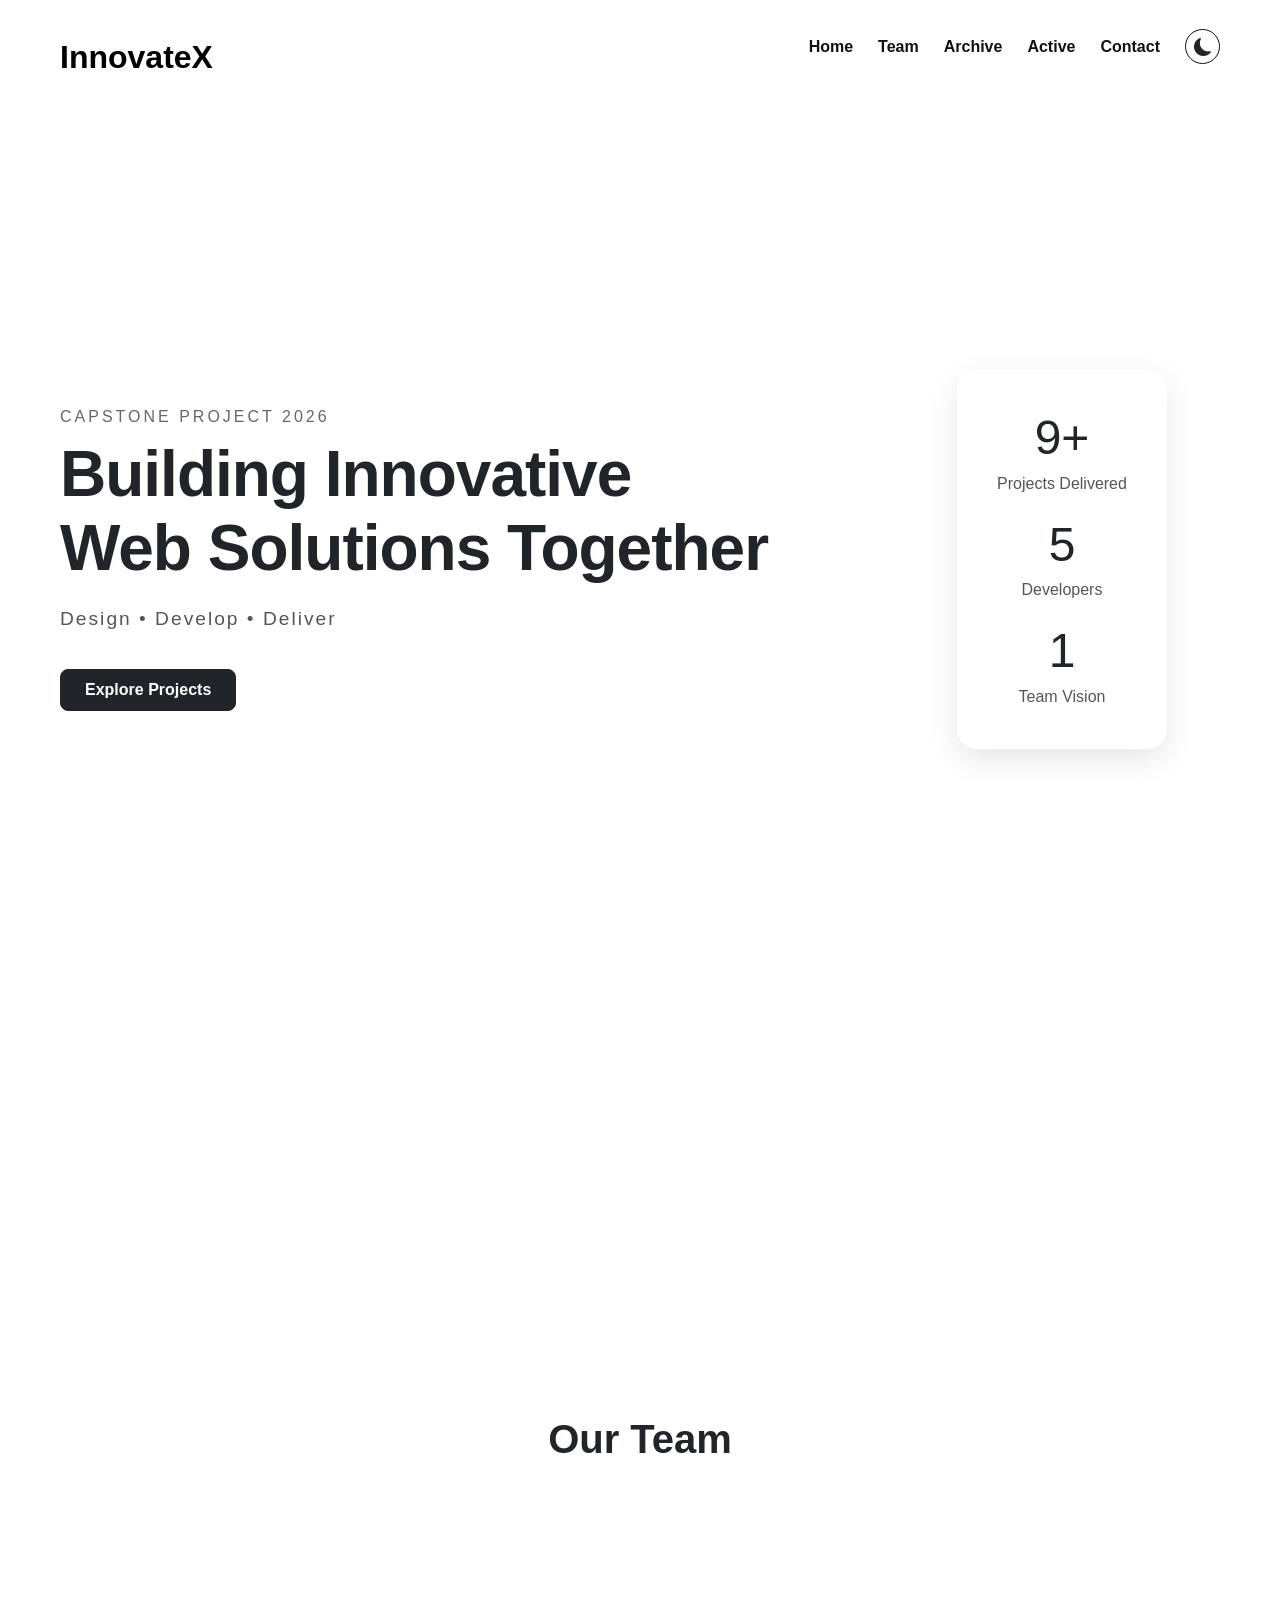
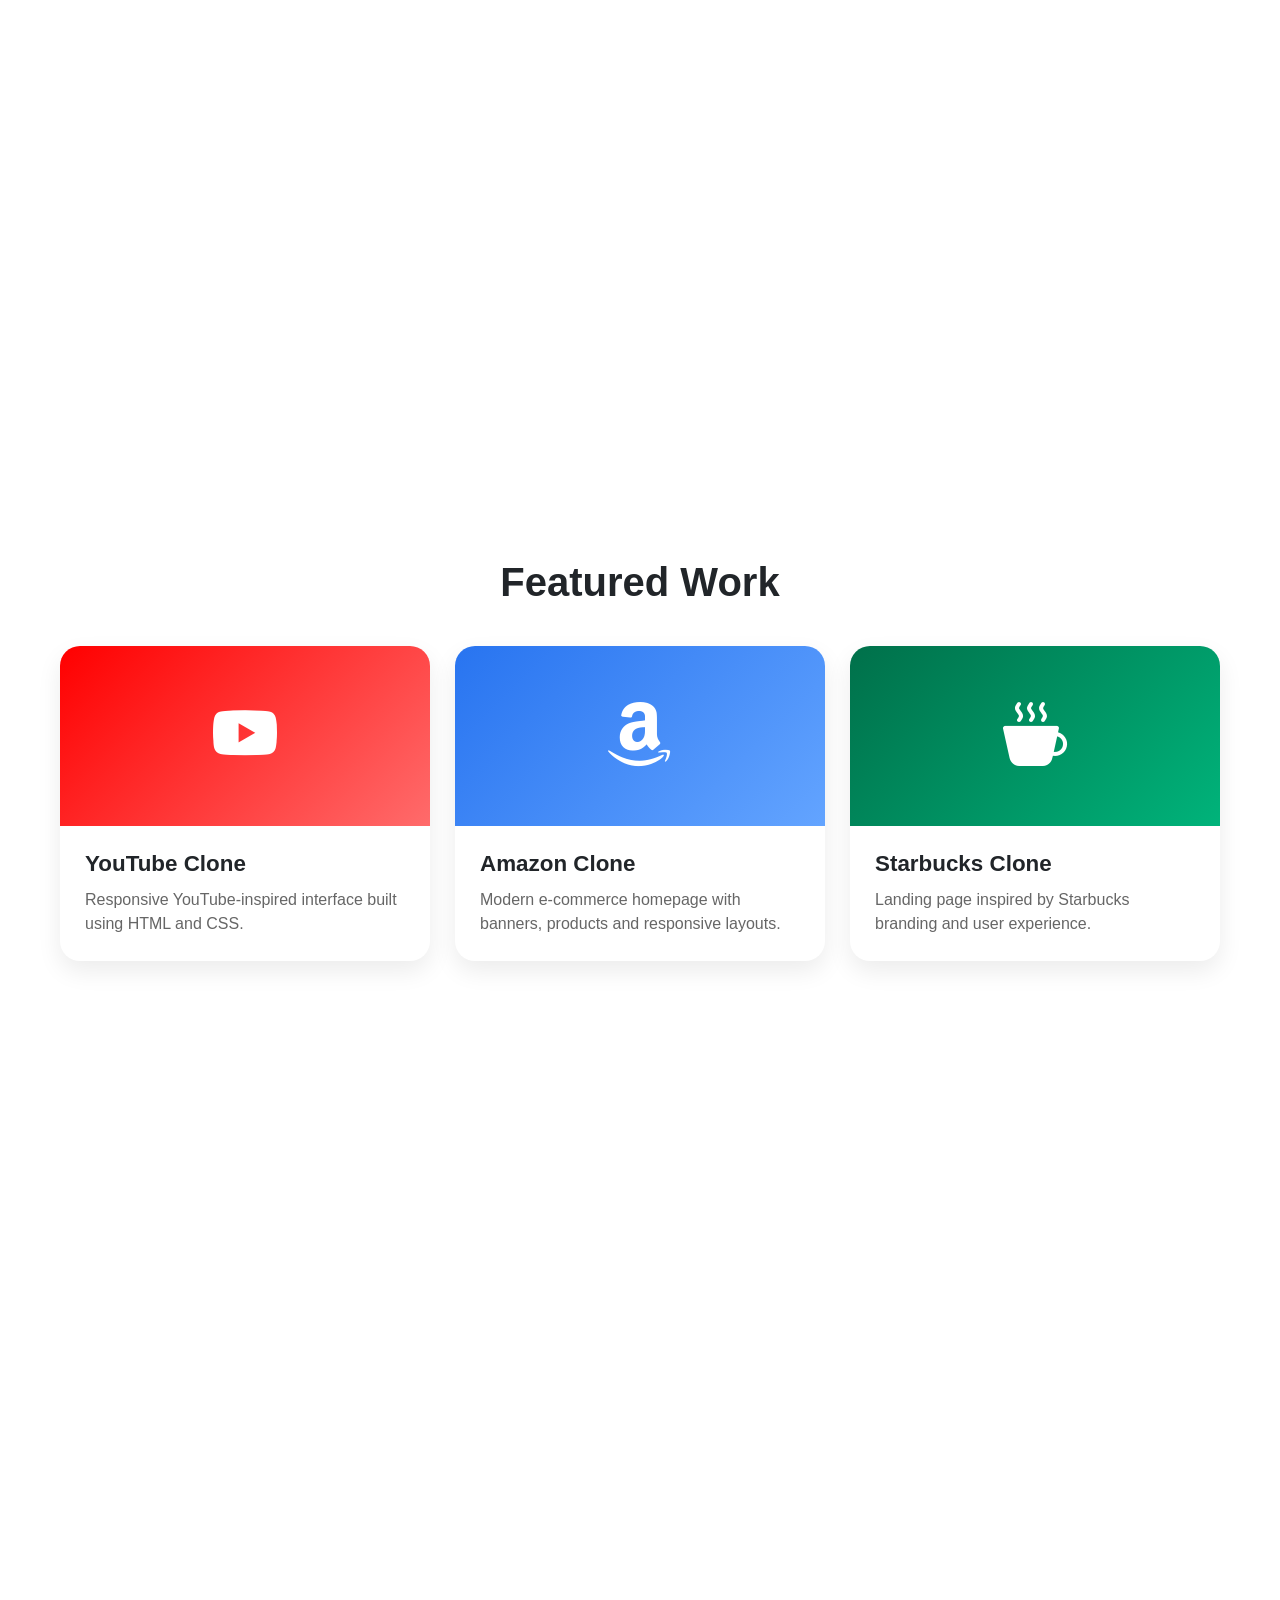
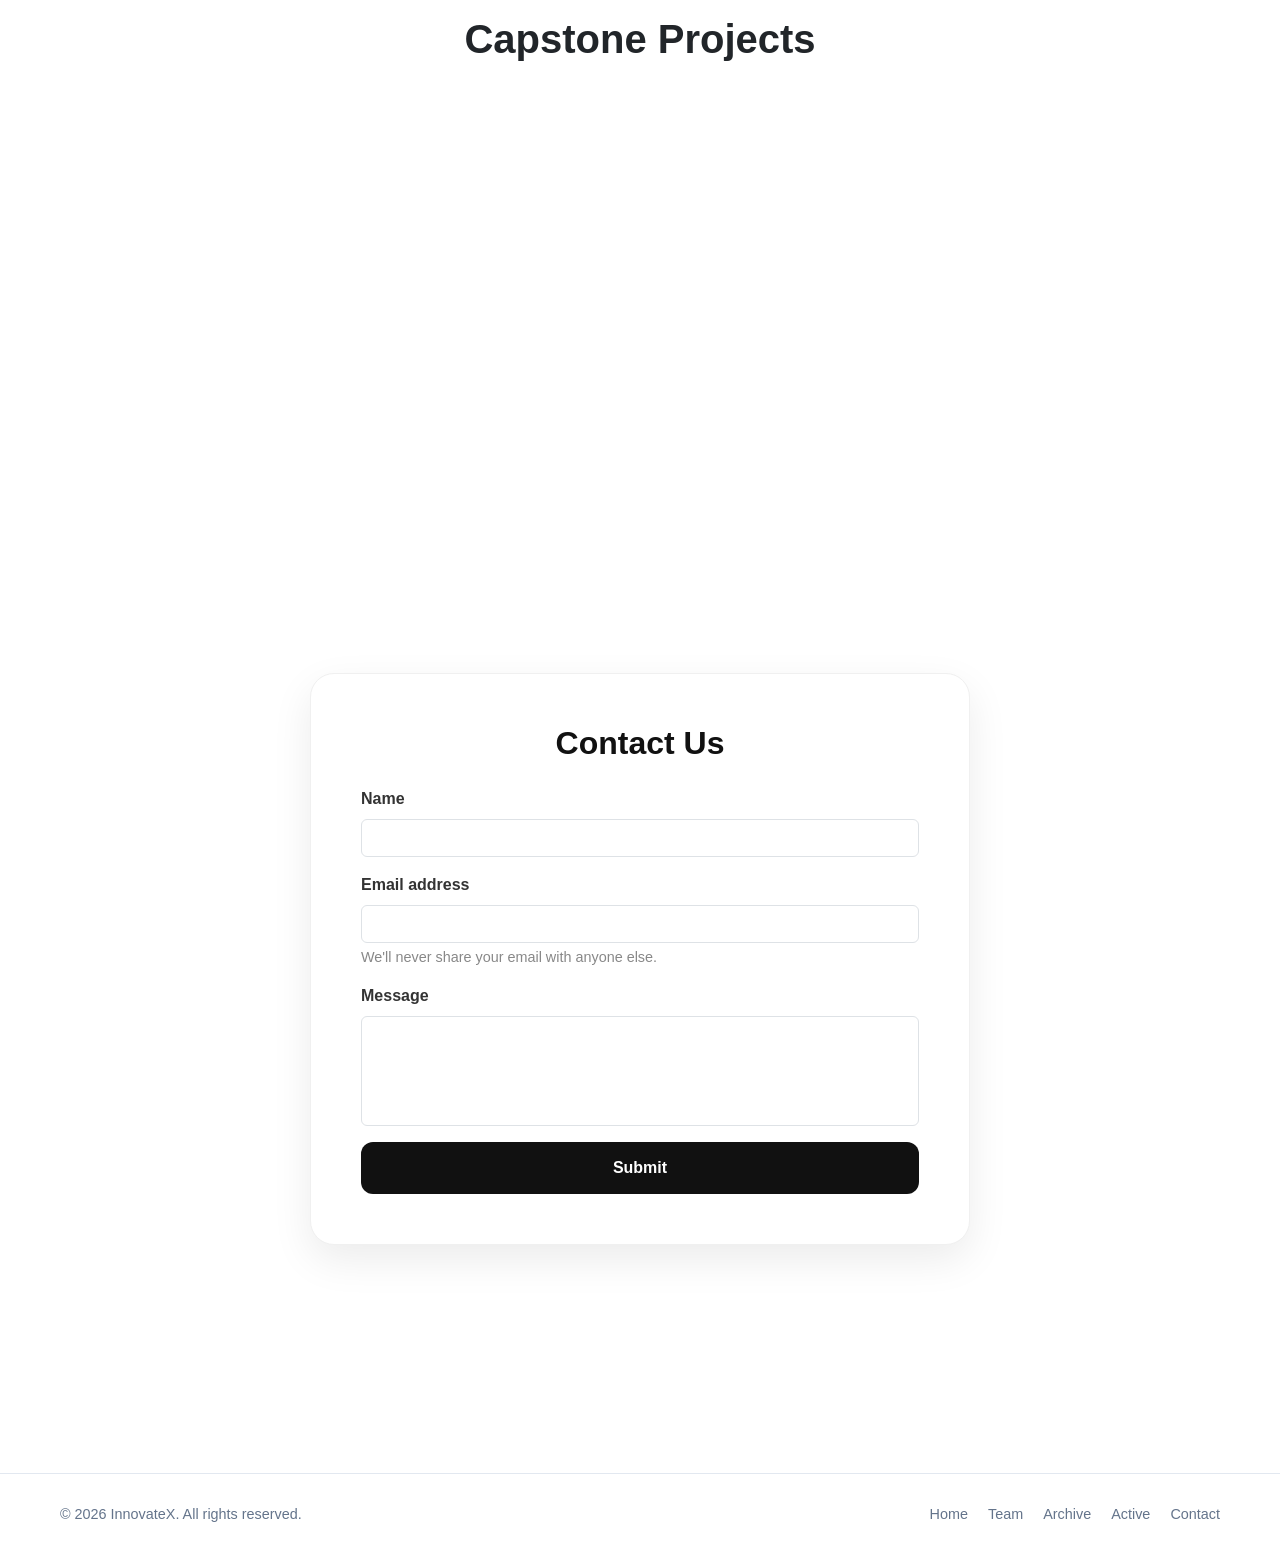
<file: index.html>
<!doctype html>
<html lang="en">

<head>
  <meta charset="UTF-8" />
  <meta name="viewport" content="width=device-width, initial-scale=1.0" />
  <title>InnovateX - Dev Agency Portfolio</title>
  <link rel="stylesheet" href="CSS/styles.css" />
  <link rel="stylesheet" href="https://cdn.jsdelivr.net/npm/bootstrap-icons@1.13.1/font/bootstrap-icons.min.css" />
  <link href="https://cdn.jsdelivr.net/npm/bootstrap@5.3.8/dist/css/bootstrap.min.css" rel="stylesheet" />
</head>

<body>
  <script src="https://cdn.jsdelivr.net/npm/@popperjs/core@2.11.8/dist/umd/popper.min.js"></script>
  <script src="https://cdn.jsdelivr.net/npm/bootstrap@5.3.8/dist/js/bootstrap.min.js"></script>
  <script src="https://cdn.jsdelivr.net/npm/bootstrap@5.3.8/dist/js/bootstrap.bundle.min.js"></script>

  <div class="alignmentContainer">
    <header>
      <h2 class="name" style="
            font-family: &quot;Montserrat&quot;, sans-serif;
            margin-top: 0.4em;
            color: black;
            font-weight: bold;
          ">
        InnovateX
      </h2>
      <nav>
        <ul>
          <li>
            <a href="#home">Home</a>
          </li>
          <li>
            <a href="#team">Team</a>
          </li>
          <li>
            <a href="#previous-projects">Archive</a>
          </li>
          <li>
            <a href="#projects">Active</a>
          </li>
          <li>
            <a href="#contacts">Contact</a>
          </li>
          <li>
            <span class="bi bi-moon-fill moon-icon" id="themeBtn"></span>
          </li>
        </ul>
      </nav>
    </header>
  </div>
  <div class="alignmentContainer">
    <main>
      <section id="home">
        <div class="left">
          <h4 class="hero-subtitle">Capstone Project 2026</h4>

          <h1 class="hero-title">
            Building Innovative<br />
            Web Solutions Together
          </h1>

          <p class="tagline">Design &bull; Develop &bull; Deliver</p>

          <a href="#projects">
            <button class="btn btn-dark rounded-3 px-4 py-2 fw-bold" id="explore">
              Explore Projects
            </button>
          </a>
        </div>
        <div class="right">
          <div class="hero-card">
            <h2>9+</h2>
            <p class="card-text">Projects Delivered</p>

            <h2>5</h2>
            <p class="card-text">Developers</p>

            <h2>1</h2>
            <p class="card-text">Team Vision</p>
          </div>
        </div>
      </section>
      <section id="team">
        <h2 class="team">Our Team</h2>
        <div class="team-container"></div>
      </section>
      <section id="previous-projects">


        <h2 class="team">Featured Work</h2>

        <div class="previous-projects-container">

          <a href="https://youtube-pw.vercel.app/" target="_blank" rel="noopener noreferrer" class="previous-project-card">

            <div class="previous-project-banner youtube-bg">

              <i class="bi bi-youtube"></i>

            </div>

            <div class="previous-project-content">

              <h3>YouTube Clone</h3>

              <p>
                Responsive YouTube-inspired interface built
                using HTML and CSS.
              </p>

            </div>

          </a>

          <a href="https://amazon-mu-teal.vercel.app/" target="_blank" rel="noopener noreferrer" class="previous-project-card">

            <div class="previous-project-banner amazon-bg">

              <i class="bi bi-amazon"></i>

            </div>

            <div class="previous-project-content">

              <h3>Amazon Clone</h3>

              <p>
                Modern e-commerce homepage with banners,
                products and responsive layouts.
              </p>

            </div>

          </a>

          <a href="#" class="previous-project-card">

            <div class="previous-project-banner starbucks-bg">

              <i class="bi bi-cup-hot-fill"></i>

            </div>

            <div class="previous-project-content">

              <h3>Starbucks Clone</h3>

              <p>
                Landing page inspired by Starbucks branding
                and user experience.
              </p>

            </div>

          </a>

        </div>

      </section>

      <section id="projects">
        <h2 class="team">Capstone Projects</h2>
        <div class="project-container"></div>
      </section>
      <section id="contacts">
        <div class="form-container">
          <h2 class="text-center mb-4">Contact Us</h2>
          <form id="contactForm">
            <div class="mb-3">
              <label for="name" class="form-label">Name</label>
              <input type="text" class="form-control" id="name" />
              <p id="nameMsg"></p>
            </div>
            <div class="mb-3">
              <label for="email" class="form-label">Email address</label>
              <input type="email" class="form-control" id="email" aria-describedby="emailHelp" />
              <div id="emailHelp" class="form-text">
                We'll never share your email with anyone else.
              </div>
              <p id="emailMsg"></p>
            </div>
            <div class="mb-3">
              <label for="message" class="form-label">Message</label>
              <textarea class="form-control" id="message" rows="4"></textarea>
              <p id="textareaMsg"></p>
            </div>
            <button id="submitBtn" type="submit" class="btn btn-dark w-100">
              Submit
            </button>
          </form>
        </div>
      </section>
    </main>
  </div>
  <footer>
    <div class="footer-content">
      <p>&copy; 2026 InnovateX. All rights reserved.</p>
      <div class="footer-links">
        <a href="#home">Home</a>
        <a href="#team">Team</a>
        <a href="#previous-projects">Archive</a>
        <a href="#projects">Active</a>
        <a href="#contacts">Contact</a>
      </div>
    </div>
  </footer>
  <script src="JS/state.js"></script>
  <script src="JS/ui.js"></script>
  <script src="JS/app.js"></script>
</body>

</html>
</file>
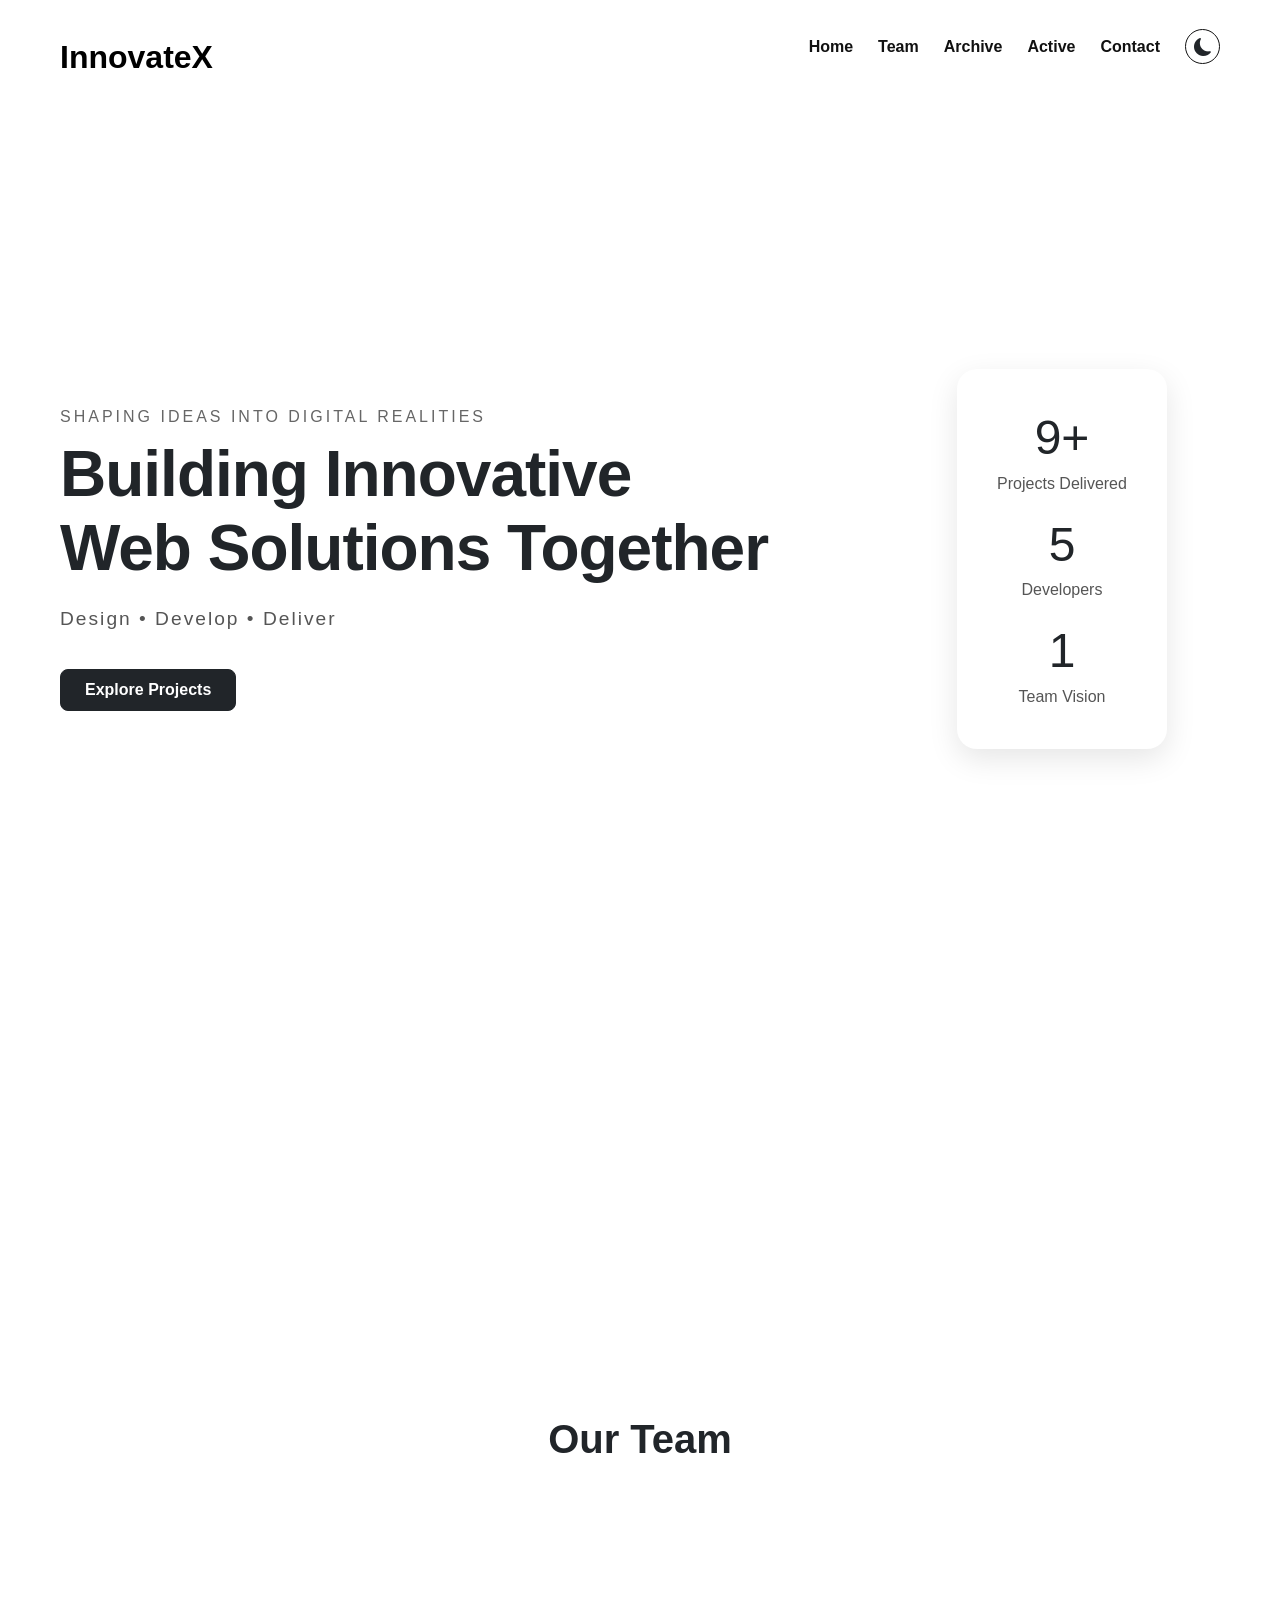
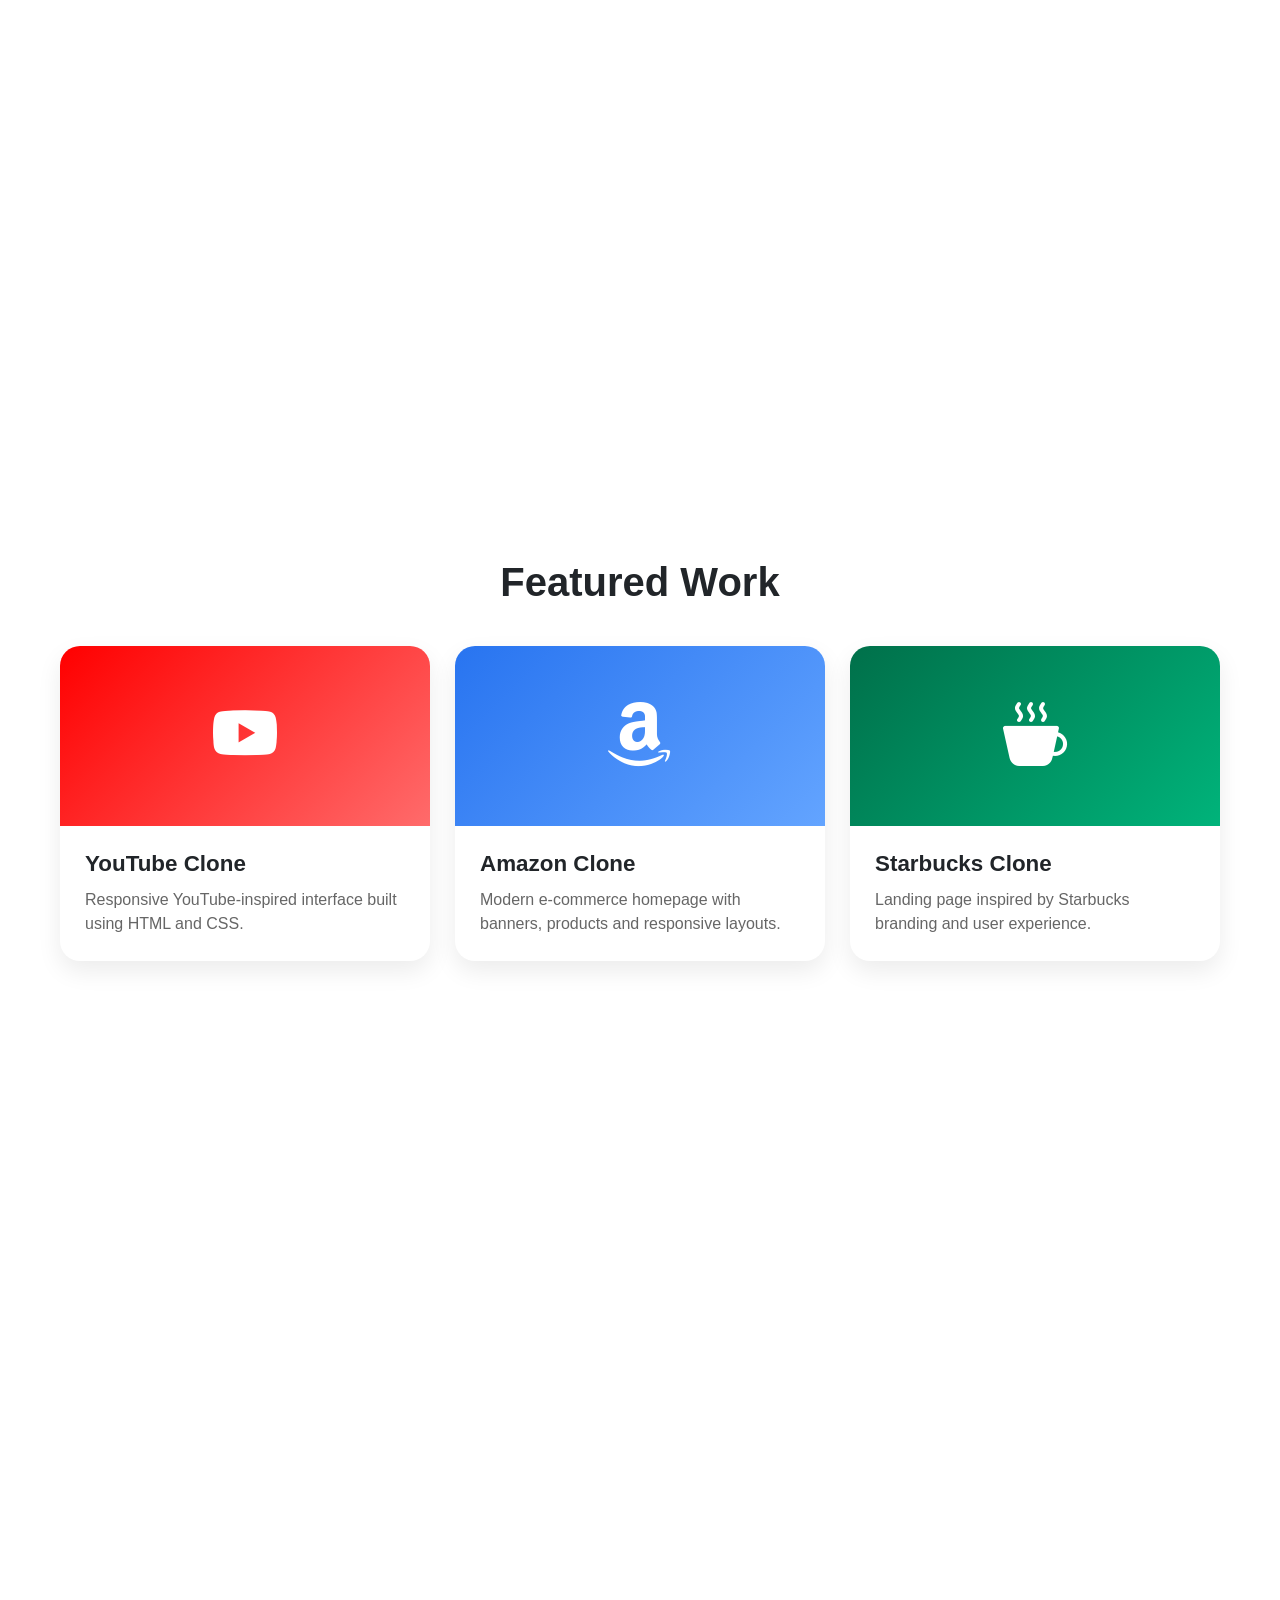
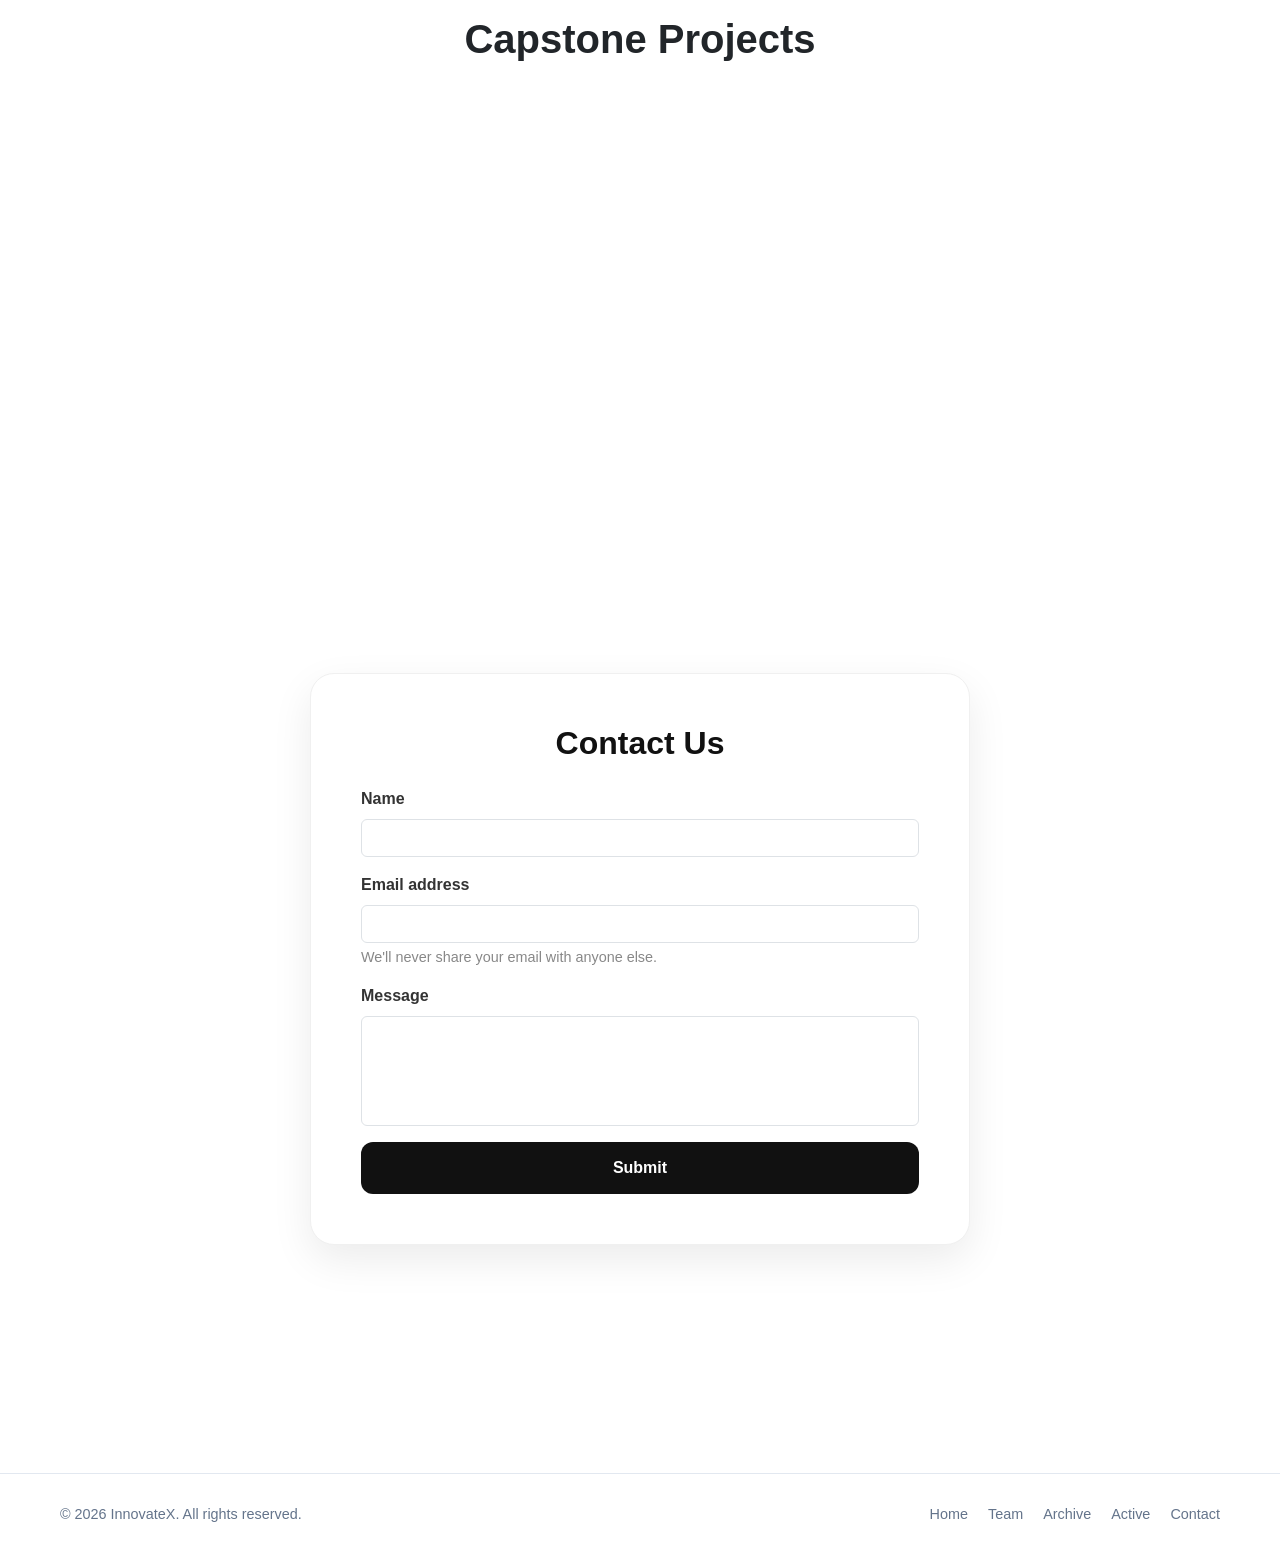
<file: HTML/index.html>
<!doctype html>
<html lang="en">

<head>
  <meta charset="UTF-8" />
  <meta name="viewport" content="width=device-width, initial-scale=1.0" />
  <title>InnovateX - Dev Agency Portfolio</title>
  <link rel="stylesheet" href="../CSS/styles.css" />
  <link rel="stylesheet" href="https://cdn.jsdelivr.net/npm/bootstrap-icons@1.13.1/font/bootstrap-icons.min.css" />
  <link href="https://cdn.jsdelivr.net/npm/bootstrap@5.3.8/dist/css/bootstrap.min.css" rel="stylesheet" />
</head>

<body>
  <script src="https://cdn.jsdelivr.net/npm/@popperjs/core@2.11.8/dist/umd/popper.min.js"></script>
  <script src="https://cdn.jsdelivr.net/npm/bootstrap@5.3.8/dist/js/bootstrap.min.js"></script>
  <script src="https://cdn.jsdelivr.net/npm/bootstrap@5.3.8/dist/js/bootstrap.bundle.min.js"></script>

  <div class="alignmentContainer">
    <header>
      <h2 class="name" style="
            font-family: &quot;Montserrat&quot;, sans-serif;
            margin-top: 0.4em;
            color: black;
            font-weight: bold;
          ">
        InnovateX
      </h2>
      <nav>
        <ul>
          <li>
            <a href="#home">Home</a>
          </li>
          <li>
            <a href="#team">Team</a>
          </li>
          <li>
            <a href="#previous-projects">Archive</a>
          </li>
          <li>
            <a href="#projects">Active</a>
          </li>
          <li>
            <a href="#contacts">Contact</a>
          </li>
          <li>
            <span class="bi bi-moon-fill moon-icon" id="themeBtn"></span>
          </li>
        </ul>
      </nav>
    </header>
  </div>
  <div class="alignmentContainer">
    <main>
      <section id="home">
        <div class="left">
          <h4 class="hero-subtitle">Shaping Ideas Into Digital Realities</h4>

          <h1 class="hero-title">
            Building Innovative<br />
            Web Solutions Together
          </h1>

          <p class="tagline">Design &bull; Develop &bull; Deliver</p>

          <a href="#projects">
            <button class="btn btn-dark rounded-3 px-4 py-2 fw-bold" id="explore">
              Explore Projects
            </button>
          </a>
        </div>
        <div class="right">
          <div class="hero-card">
            <h2>9+</h2>
            <p class="card-text">Projects Delivered</p>

            <h2>5</h2>
            <p class="card-text">Developers</p>

            <h2>1</h2>
            <p class="card-text">Team Vision</p>
          </div>
        </div>
      </section>
      <section id="team">
        <h2 class="team">Our Team</h2>
        <div class="team-container"></div>
      </section>
      <section id="previous-projects">


        <h2 class="team">Featured Work</h2>

        <div class="previous-projects-container">

          <a href="https://youtube-pw.vercel.app/" target="_blank" rel="noopener noreferrer"
            class="previous-project-card">

            <div class="previous-project-banner youtube-bg">

              <i class="bi bi-youtube"></i>

            </div>

            <div class="previous-project-content">

              <h3>YouTube Clone</h3>

              <p>
                Responsive YouTube-inspired interface built
                using HTML and CSS.
              </p>

            </div>

          </a>

          <a href="https://amazon-mu-teal.vercel.app/" target="_blank" rel="noopener noreferrer"
            class="previous-project-card">

            <div class="previous-project-banner amazon-bg">

              <i class="bi bi-amazon"></i>

            </div>

            <div class="previous-project-content">

              <h3>Amazon Clone</h3>

              <p>
                Modern e-commerce homepage with banners,
                products and responsive layouts.
              </p>

            </div>

          </a>

          <a href="starbucks-clone.html" target="_blank" rel="noopener noreferrer" class="previous-project-card">

            <div class="previous-project-banner starbucks-bg">

              <i class="bi bi-cup-hot-fill"></i>

            </div>

            <div class="previous-project-content">

              <h3>Starbucks Clone</h3>

              <p>
                Landing page inspired by Starbucks branding
                and user experience.
              </p>

            </div>

          </a>

        </div>

      </section>

      <section id="projects">
        <h2 class="team">Capstone Projects</h2>
        <div class="project-container"></div>
      </section>
      <section id="contacts">
        <div class="form-container">
          <h2 class="text-center mb-4">Contact Us</h2>
          <form id="contactForm">
            <div class="mb-3">
              <label for="name" class="form-label">Name</label>
              <input type="text" class="form-control" id="name" />
              <p id="nameMsg"></p>
            </div>
            <div class="mb-3">
              <label for="email" class="form-label">Email address</label>
              <input type="email" class="form-control" id="email" aria-describedby="emailHelp" />
              <div id="emailHelp" class="form-text">
                We'll never share your email with anyone else.
              </div>
              <p id="emailMsg"></p>
            </div>
            <div class="mb-3">
              <label for="message" class="form-label">Message</label>
              <textarea class="form-control" id="message" rows="4"></textarea>
              <p id="textareaMsg"></p>
            </div>
            <button id="submitBtn" type="submit" class="btn btn-dark w-100">
              Submit
            </button>
          </form>
        </div>
      </section>
    </main>
  </div>
  <footer>
    <div class="footer-content">
      <p>&copy; 2026 InnovateX. All rights reserved.</p>
      <div class="footer-links">
        <a href="#home">Home</a>
        <a href="#team">Team</a>
        <a href="#previous-projects">Archive</a>
        <a href="#projects">Active</a>
        <a href="#contacts">Contact</a>
      </div>
    </div>
  </footer>
  <script src="../JS/state.js"></script>
  <script src="../JS/ui.js"></script>
  <script src="../JS/app.js"></script>
</body>

</html>
</file>
<file: CSS/styles.css>
* {
  margin: 0;
  padding: 0;
  box-sizing: border-box;
  font-family: Arial, Helvetica, sans-serif;
}

a, button, input, textarea, .btn, .previous-project-card {
  transition: all 0.25s cubic-bezier(0.4, 0, 0.2, 1);
}

html {
  scroll-behavior: smooth;
}

body {
  background: #fff;
  color: #111;
  line-height: 1.6;
}

.alignmentContainer {
  max-width: 1200px;
  margin: auto;
  padding: 0 20px;
}

/* HEADER */

header {
  display: flex;
  justify-content: space-between;
  align-items: center;
  padding: 25px 0;
}

.name {
  font-size: 2rem;
  font-weight: bold;
}

nav ul {
  display: flex;
  align-items: center;
  gap: 25px;
  list-style: none;
}

nav a {
  text-decoration: none;
  color: #111;
  font-weight: 600;
  display: inline-block;
  transition: color 0.25s cubic-bezier(0.4, 0, 0.2, 1), transform 0.2s cubic-bezier(0.4, 0, 0.2, 1);
}

nav a:hover {
  color: #555;
  transform: translateY(-1px);
}
nav a:active {
  transform: translateY(0) scale(0.96);
}

.moon-icon {
  display: flex;
  justify-content: center;
  align-items: center;

  width: 35px;
  height: 35px;

  border: 1.2px solid #111;
  border-radius: 50%;

  font-size: 18px;
  cursor: pointer;
  transition: 0.3s;
}

/* HERO */

#home {
  display: grid;
  grid-template-columns: 70% 30%;
  align-items: center;
  min-height: 100vh;
  padding: 80px 0;
  box-sizing: border-box;
}

.left {
  padding-right: 40px;
}

.right {
  display: flex;
  justify-content: center;
  margin-left: 2rem;
}

.hero-subtitle {
  font-size: 1rem;
  text-transform: uppercase;
  letter-spacing: 3px;
  color: #666;
  margin-bottom: 12px;
}

.hero-title {
  font-size: 4rem;
  font-weight: 700;
  line-height: 1.15;
  letter-spacing: -1px;
  margin-bottom: 20px;
}

.tagline {
  font-size: 1.2rem;
  color: #555;
  letter-spacing: 2px;
  margin-bottom: 35px;
}

.hero-card {
  background: white;
  padding: 40px;
  border-radius: 20px;
  text-align: center;

  box-shadow: 0 10px 30px rgba(0, 0, 0, 0.1);
}

.hero-card h2 {
  font-size: 3rem;
  margin-bottom: 5px;
}

.hero-card p {
  color: #555;
  margin-bottom: 20px;
}

/* TEAM */

.team {
  text-align: center;
  margin: 0 0 40px 0;
  font-size: 2.5rem;
  font-weight: bold;
}

#team {
  min-height: 100vh;
  display: flex;
  flex-direction: column;
  justify-content: center;
  padding: 80px 0;
  box-sizing: border-box;
  margin: 0 auto !important;
}

.team-container {
  display: grid;
  grid-template-columns: repeat(auto-fit, minmax(280px, 1fr));

  gap: 25px;
}

.member-card {
  background: white;
  padding: 25px;
  border-radius: 15px;

  text-align: center;

  box-shadow: 0 5px 15px rgba(0, 0, 0, 0.1);

  transition: 0.3s;
}

.member-card:hover {
  transform: translateY(-5px);
}

.member-card img {
  width: 120px;
  height: 120px;

  border-radius: 50%;
  object-fit: cover;

  border: 2px solid #111;

  margin-bottom: 15px;
}

.member-card h3 {
  margin-bottom: 10px;
}

.member-card p {
  margin-bottom: 8px;
  color: #555;
}

.member-card a {
  text-decoration: none;
  color: #111;
  font-size: 1.8rem;
}

/* PROJECTS */

#projects {
  margin-top: 80px;
}

.project-container {
  display: grid;
  grid-template-columns: repeat(auto-fit, minmax(300px, 1fr));

  gap: 25px;
}

/* CONTACT */

#contacts {
  min-height: 100vh;
  display: flex;
  flex-direction: column;
  justify-content: center;
  padding: 80px 20px;
  box-sizing: border-box;
  margin: 0 auto !important;
  width: 100%;
  max-width: 700px;
}

/* RESPONSIVE */

@media (max-width: 992px) {
  #home {
    grid-template-columns: 1fr;
    text-align: center;
    gap: 40px;
  }

  .left {
    padding-right: 0;
  }

  .right {
    margin-left: 0;
  }

  #contacts {
    padding: 30px;
  }
}

@media (max-width: 768px) {
  header {
    flex-direction: column;
    gap: 20px;
  }

  nav ul {
    flex-wrap: wrap;
    justify-content: center;
  }

  .hero-title {
    font-size: 3rem;
  }

  .team-container {
    grid-template-columns: 1fr;
  }

  .previous-projects-container {
    grid-template-columns: repeat(auto-fit, minmax(280px, 1fr));
  }

  .project-container {
    grid-template-columns: 1fr;
  }
  
  .form-container {
    width: 100%;
  }
}

@media (max-width: 480px) {
  .hero-title {
    font-size: 2.2rem;
  }

  .tagline {
    font-size: 1rem;
    margin-bottom: 25px;
  }

  .hero-card {
    padding: 25px 20px;
  }

  .hero-card h2 {
    font-size: 2.2rem;
  }

  .team {
    font-size: 2rem;
    margin: 40px 0 20px;
  }

  .previous-projects-container {
    grid-template-columns: 1fr;
    gap: 20px;
  }

  .form-container {
    padding: 25px 20px;
  }

  .form-container h2 {
    font-size: 1.6rem;
    margin-bottom: 20px;
  }

  header {
    padding: 15px 0;
  }

  nav ul {
    gap: 15px;
  }

  .flip-front,
  .flip-back {
    padding: 1rem;
  }

  .project-footer {
    flex-wrap: wrap;
    gap: 8px;
  }

  .tech-pill {
    font-size: 11px;
    padding: 2px 6px;
  }

  .gh-btn {
    font-size: 11px;
    padding: 3px 8px;
  }
}

@media (max-width: 320px) {
  .hero-title {
    font-size: 1.8rem;
  }

  .name {
    font-size: 1.6rem !important;
  }

  nav ul {
    gap: 10px;
  }

  nav a {
    font-size: 0.9rem;
  }

  .form-container {
    padding: 20px 15px;
  }
}

.dark {
  background: #1a1a1a;
  color: #f5f5f5;
}

/* Navbar */

.dark .name {
  color: #ffffff !important;
}

.dark nav a {
  color: #e5e5e5;
}

.dark nav a:hover {
  color: #ffffff;
}

.dark .moon-icon {
  border-color: #ffffff;
  color: #ffffff;
}
.dark .moon-icon::before {
  content: "\f5a1" !important;
}

/* Hero */

.dark .hero-title {
  color: #ffffff;
}

.dark .hero-subtitle,
.dark .tagline {
  color: #cfcfcf;
}
.dark .card-text {
  color: #cfcfcf;
}

.dark .hero-card {
  background: #252525;
  box-shadow: 0 8px 25px rgba(0, 0, 0, 0.35);
}

/* Team */

.dark .member-card {
  background: #252525;
  color: #ffffff;
  box-shadow: 0 8px 20px rgba(0, 0, 0, 0.3);
}

.dark .member-card p {
  color: #d4d4d4;
}

.dark .github-icon {
  color: white;
}
.github-icon {
  color: #111;
}

/* Contact */

.dark .form-container {
  background: #252525;
  padding: 40px;
  border-radius: 20px;
  font-weight: 300;
  color: white;
  box-shadow: 0 8px 20px rgba(0, 0, 0, 0.3);
  background: #252525;

  border: 1px solid #3a3a3a;

  box-shadow: 0 15px 40px rgba(0, 0, 0, 0.35);
}

.dark .form-label {
  color: #f5f5f5;
}
#explore {
  transition: all 0.3s cubic-bezier(0.2, 0.8, 0.2, 1) !important;
}
#explore:hover {
  transform: translateY(-3px) scale(1.02);
  box-shadow: 0 8px 20px rgba(0, 0, 0, 0.12) !important;
}
#explore:active {
  transform: translateY(-1px) scale(0.97);
}

.dark #explore {
  background-color: #ffffff;
  color: black;
}
.dark #explore:hover {
  background-color: #f4f4f5;
  box-shadow: 0 8px 20px rgba(255, 255, 255, 0.08) !important;
}
.dark .form-control {
  background: #1e1e1e;

  color: #ffffff;

  border: 1.5px solid #444;
}
.dark .form-control::placeholder {
  color: #999;
}
.dark .form-control:focus {
  background: #1e1e1e;

  color: #ffffff;

  border-color: #ffffff;

  box-shadow: 0 0 0 4px rgba(255, 255, 255, 0.08);
}
.dark #emailHelp {
  color: #b0b0b0;
}
.form-control {
  border: 1.5px solid #dcdcdc;

  border-radius: 12px;

  padding: 12px 15px;

  font-size: 1rem;

  transition: 0.3s;

  box-shadow: none;

  resize: none;
}
.form-control:focus {
  border-color: #111;

  box-shadow: 0 0 0 4px rgba(17, 17, 17, 0.08);

  outline: none;
}

.dark #submitBtn {
  background: #ffffff;

  color: #111;

  font-weight: 600;

  border: none;
}
.dark .form-container h2 {
  color: #ffffff;
}

.dark #submitBtn:hover {
  background: #e8e8e8;

  transform: translateY(-2px);

  box-shadow: 0 8px 20px rgba(0, 0, 0, 0.3);
}

.dark #emailHelp {
  color: #d4d4d4;
}

.form-container {
  background: white;
  padding: 50px;
  border-radius: 24px;

  box-shadow: 0 15px 40px rgba(0, 0, 0, 0.08);

  border: 1px solid #f0f0f0;

  transition: 0.3s;
}

.form-container:hover {
  transform: translateY(-3px);

  box-shadow: 0 20px 50px rgba(0, 0, 0, 0.12);
}
.form-label {
  font-weight: 600;
  color: #333;
  margin-bottom: 8px;
}

#projects {
  min-height: 100vh;
  display: flex;
  flex-direction: column;
  justify-content: center;
  padding: 80px 0;
  box-sizing: border-box;
  margin: 0 auto !important;
}

.project-container {
  display: grid;
  grid-template-columns: repeat(auto-fit, minmax(280px, 1fr));
  gap: 20px;
}

.flip-card {
  height: 200px;
  perspective: 1000px;
  cursor: pointer;
  transition: transform 0.4s cubic-bezier(0.2, 0.8, 0.2, 1);
}
.flip-card:hover {
  transform: translateY(-6px);
}

.flip-inner {
  position: relative;
  width: 100%;
  height: 100%;
  transform-style: preserve-3d;
  transition: transform 0.7s cubic-bezier(0.2, 0.8, 0.2, 1);
}

.flip-card:hover .flip-inner {
  transform: rotateY(180deg);
}

.flip-front,
.flip-back {
  position: absolute;
  inset: 0;
  border-radius: 16px;
  backface-visibility: hidden;
  -webkit-backface-visibility: hidden;
  padding: 1.6rem;
  display: flex;
  flex-direction: column;
  justify-content: space-between;
  border: 1px solid rgba(0, 0, 0, 0.05);
}

.flip-front {
  background: white;
}
.flip-back {
  background: #fafafa;
  transform: rotateY(180deg);
}

.project-num {
  font-size: 11px;
  letter-spacing: 2px;
  color: #aaa;
  font-weight: 600;
}

.project-card h3 {
  font-size: 1.1rem;
  font-weight: 700;
  margin: 0;
}

.project-card h3 a {
  color: inherit;
  text-decoration: none;
  transition: color 0.2s ease;
}

.project-card h3 a:hover {
  color: #007aff;
}

.flip-hint {
  font-size: 15px;
  color: #bbb;
}

.project-desc {
  font-size: 16px;
  color: #666;
  line-height: 1.5;
  flex: 1;
}

.project-footer {
  display: flex;
  align-items: center;
  justify-content: space-between;
  margin-top: 12px;
}

.tech-pill {
  font-size: 13px;
  padding: 3px 10px;
  border-radius: 20px;
  border: 1px solid #e0e0e0;
  color: #666;
}

.gh-btn {
  font-size: 12px;
  color: #555;
  text-decoration: none;
  border: 1px solid #ddd;
  padding: 4px 10px;
  border-radius: 6px;
  display: flex;
  align-items: center;
  gap: 4px;
}

/* Dark mode */
.dark .project-card h3 {
  color: #fff;
}
.dark .project-desc {
  color: #bbb;
}
.dark .tech-pill {
  border-color: #444;
  color: #aaa;
}
.dark .gh-btn {
  color: #ccc;
  border-color: #444;
}

/* Light mode card shapes */
.flip-front {
  background: #ffffff;
  border: 1px solid rgba(0, 0, 0, 0.05);
  box-shadow: 0 10px 25px rgba(0, 0, 0, 0.04);
}
.flip-back {
  background: #fafafa;
  border: 1px solid rgba(0, 0, 0, 0.05);
  box-shadow: 0 10px 25px rgba(0, 0, 0, 0.04);
  transform: rotateY(180deg);
}

/* Dark mode card shapes */
.dark .flip-front {
  background: rgba(255, 255, 255, 0.03);
  backdrop-filter: blur(20px);
  -webkit-backdrop-filter: blur(20px);
  border: 1px solid rgba(255, 255, 255, 0.08);
  box-shadow: 0 10px 30px rgba(0, 0, 0, 0.35);
}
.dark .flip-back {
  background: rgba(255, 255, 255, 0.015);
  backdrop-filter: blur(20px);
  -webkit-backdrop-filter: blur(20px);
  border: 1px solid rgba(255, 255, 255, 0.08);
  box-shadow: 0 10px 30px rgba(0, 0, 0, 0.35);
}
#submitBtn {
  width: 100%;

  padding: 14px;

  border: none;

  border-radius: 12px;

  background: #111;

  color: white;

  font-weight: 600;

  font-size: 1rem;

  transition: 0.3s;
}
#submitBtn:hover {
  transform: translateY(-2px);

  background: #222;

  box-shadow: 0 8px 20px rgba(0, 0, 0, 0.15);
}
#emailHelp {
  color: #888;
  font-size: 0.9rem;
}
#nameMsg,
#emailMsg,
#textareaMsg {
  font-size: 0.9rem;

  margin-top: 5px;

  font-weight: 500;
}
.form-container h2 {
  font-size: 2rem;

  font-weight: 700;

  margin-bottom: 30px;

  color: #111;
}

#previous-projects {
  min-height: 100vh;
  display: flex;
  flex-direction: column;
  justify-content: center;
  padding: 80px 0;
  box-sizing: border-box;
  margin: 0 auto !important;
}

.previous-projects-container {
  display: grid;

  grid-template-columns: repeat(auto-fit, minmax(320px, 1fr));

  gap: 25px;

}

.previous-project-card {
  text-decoration: none;

  color: inherit;

  background: white;

  border-radius: 20px;

  overflow: hidden;

  transition: 0.3s;

  box-shadow: 0 10px 25px rgba(0, 0, 0, 0.08);
}

.previous-project-card:hover {
  transform: translateY(-8px);

  box-shadow: 0 20px 35px rgba(0, 0, 0, 0.15);
}

.previous-project-banner {
  height: 180px;

  display: flex;

  justify-content: center;

  align-items: center;

  color: white;

  font-size: 4rem;
}

.previous-project-content {
  padding: 25px;
}

.previous-project-content h3 {
  margin-bottom: 10px;

  font-size: 1.4rem;

  font-weight: 700;
}

.previous-project-content p {
  margin: 0;

  color: #666;
}

/* Card Colors */

.youtube-bg {
  background: linear-gradient(135deg, #ff0000, #ff6b6b);
}

.amazon-bg {
  background: linear-gradient(135deg, #2874f0, #63a4ff);
}

.starbucks-bg {
  background: linear-gradient(135deg, #00704a, #00b37a);
}

/* Dark Mode */

.dark .previous-project-card {
  background: #252525;
}

.dark .previous-project-content h3 {
  color: white;
}

.dark .previous-project-content p {
  color: #d4d4d4;
}
.member-role{
    color:#0d62d8 !important;
    font-weight:600;
    font-size:1.1rem;
    margin-bottom:10px;
}
.dark .member-role{
    color:#438eff !important;
}

/* FOOTER */
footer {
  border-top: 1px solid #e2e8f0;
  padding: 30px 0;
  margin-top: 4rem;
  background: #ffffff;
  transition: background-color 0.25s, border-color 0.25s;
}

.footer-content {
  display: flex;
  justify-content: space-between;
  align-items: center;
  flex-wrap: wrap;
  gap: 15px;
  max-width: 1200px;
  margin: 0 auto;
  padding: 0 20px;
}

footer p {
  color: #64748b;
  font-size: 0.9rem;
  margin: 0;
}

.footer-links {
  display: flex;
  gap: 20px;
}

.footer-links a {
  color: #64748b;
  text-decoration: none;
  font-size: 0.9rem;
  font-weight: 500;
  transition: color 0.2s ease;
}

.footer-links a:hover {
  color: #0d62d8;
}

/* Dark mode footer */
.dark footer {
  background: transparent;
  border-top: 1px solid #222222;
}

.dark footer p {
  color: #888888;
}

.dark .footer-links a {
  color: #888888;
}

.dark .footer-links a:hover {
  color: #ffffff;
}

@media (max-width: 768px) {
  .footer-content {
    flex-direction: column;
    text-align: center;
  }
}
</file>
